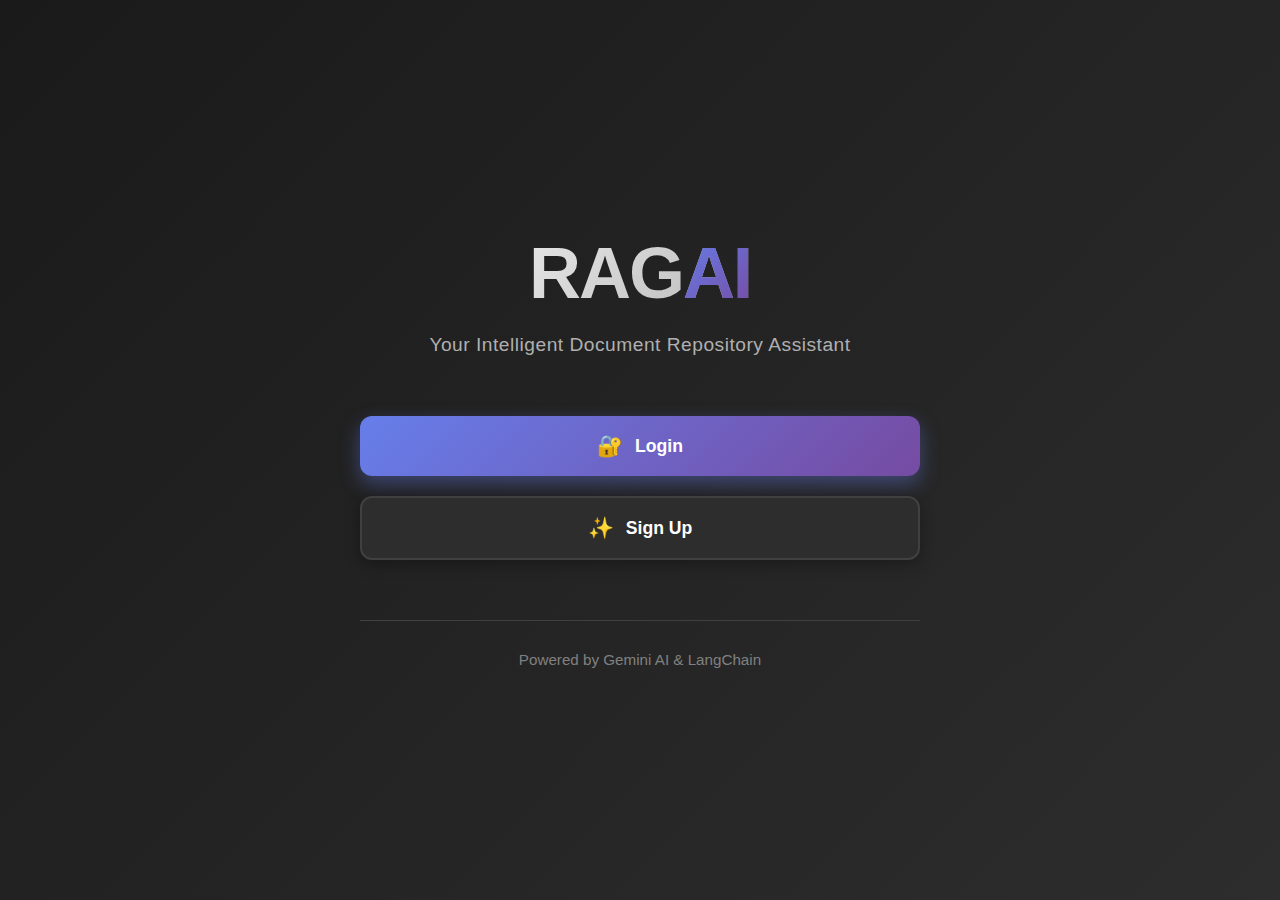
<file: frontend/html/index.html>
<!DOCTYPE html>
<html lang="en">
<head>
    <meta charset="UTF-8">
    <meta name="viewport" content="width=device-width, initial-scale=1.0">
    <title>RAG Application - Welcome</title>
    <!-- Link to external CSS file -->
    <link rel="stylesheet" href="../css/index.css">
</head>
<body>
    <!-- Main container for the landing page -->
    <div class="container">
        <!-- Hero section with branding -->
        <div class="hero-section">
            <h1 class="logo">RAG<span class="highlight">AI</span></h1>
            <p class="tagline">Your Intelligent Document Repository Assistant</p>
        </div>

        <!-- Action buttons section -->
        <div class="action-section">
            <button class="btn btn-primary" id="loginBtn">
                <span class="btn-icon">🔐</span>
                Login
            </button>
            <button class="btn btn-secondary" id="signupBtn">
                <span class="btn-icon">✨</span>
                Sign Up
            </button>
        </div>

        <!-- Footer section -->
        <div class="footer">
            <p>Powered by Gemini AI & LangChain</p>
        </div>
    </div>

    <!-- Link to external JavaScript file -->
    <script src="../js/index.js"></script>
</body>
</html>
</file>
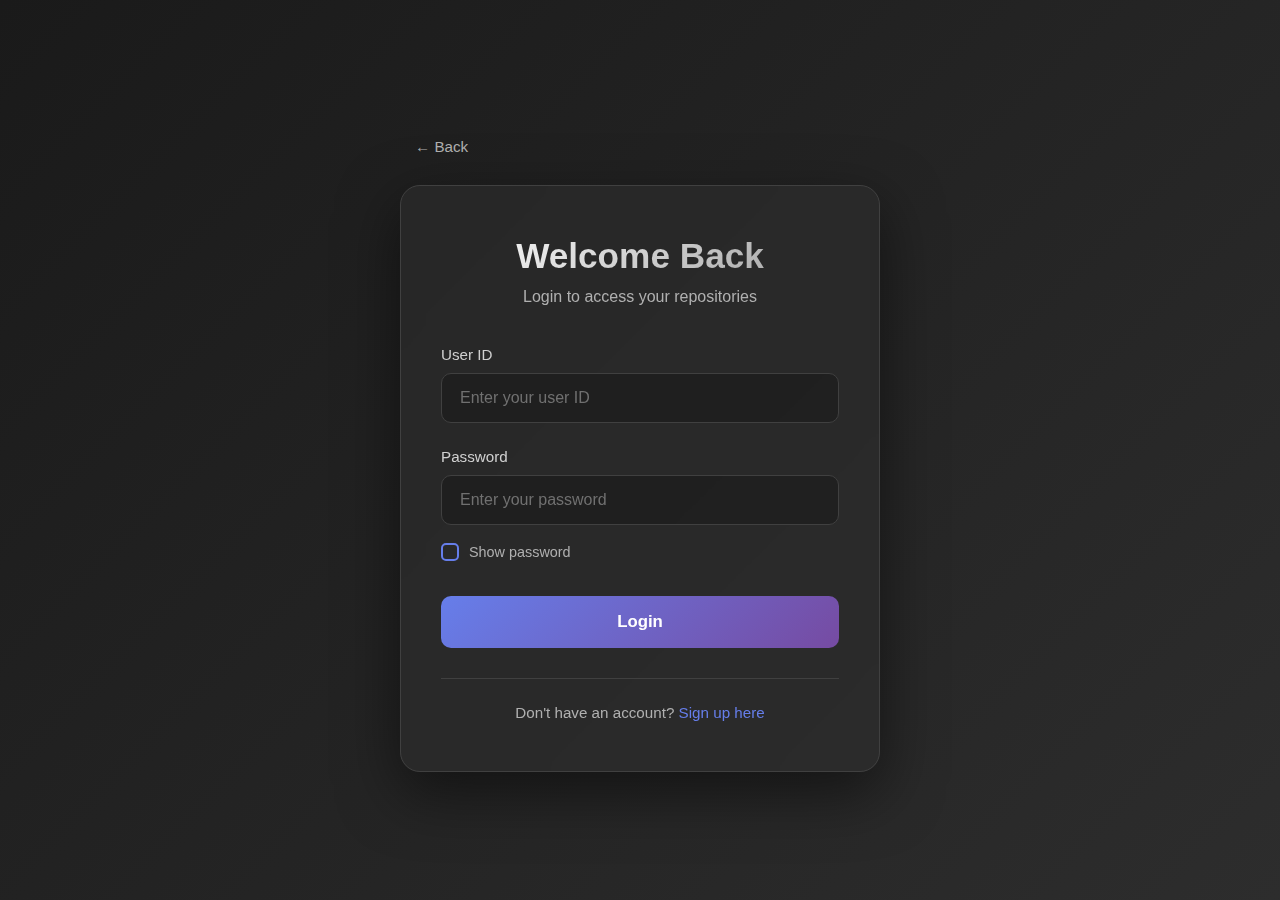
<file: frontend/html/add_docs.html>
<!DOCTYPE html>
<html lang="en">
<head>
    <meta charset="UTF-8">
    <meta name="viewport" content="width=device-width, initial-scale=1.0">
    <title>RAG Application - Add Documents</title>
    <!-- Link to external CSS file -->
    <link rel="stylesheet" href="../css/add_docs.css">
</head>
<body>
    <!-- Main container -->
    <div class="container">
        <!-- Header section -->
        <header class="header">
            <div class="header-content">
                <h1 class="logo">RAG<span class="highlight">AI</span></h1>
                <div class="header-actions">
                    <button class="back-btn" id="backBtn">← Back to Home</button>
                    <button class="logout-btn" id="logoutBtn">Logout</button>
                </div>
            </div>
        </header>

        <!-- Main content area -->
        <main class="main-content">
            <div class="page-header">
                <h2 class="page-title">Document Management</h2>
                <p class="page-subtitle">Upload documents to your repositories</p>
            </div>

            <!-- Loading state -->
            <div id="loadingState" class="loading-state">
                <div class="loading-spinner"></div>
                <p>Loading your repositories...</p>
            </div>

            <!-- Empty state (when no repositories exist) -->
            <div id="emptyState" class="empty-state">
                <div class="empty-icon">📁</div>
                <h3 class="empty-title">No Repositories Found</h3>
                <p class="empty-description">Create a repository first to start uploading documents</p>
                <button class="btn-primary" id="createRepoBtn">Create Repository</button>
            </div>

            <!-- Repositories grid -->
            <div id="repositoriesGrid" class="repositories-grid"></div>
        </main>
    </div>

    <!-- Modal for uploading documents -->
    <div id="uploadModal" class="modal">
        <div class="modal-content">
            <div class="modal-header">
                <h3 class="modal-title" id="modalTitle">Upload Document</h3>
                <button class="modal-close" id="closeModal">&times;</button>
            </div>
            <div class="modal-body">
                <div class="file-upload-area" id="fileUploadArea">
                    <div class="upload-icon">📄</div>
                    <p class="upload-text">Click to select a text file or drag and drop</p>
                    <p class="upload-hint">Supported formats: .txt</p>
                    <input type="file" id="fileInput" accept=".txt,.pdf,.csv" style="display: none;">
                </div>
                <div id="selectedFile" class="selected-file"></div>
                <div id="uploadMessage" class="modal-message"></div>
            </div>
            <div class="modal-footer">
                <button class="btn btn-secondary" id="cancelUploadBtn">Cancel</button>
                <button class="btn btn-primary" id="uploadBtn" disabled>
                    <span class="btn-text">Upload</span>
                    <span class="btn-loader" style="display: none;">⏳</span>
                </button>
            </div>
        </div>
    </div>

    <!-- Link to external JavaScript file -->
    <script src="../js/add_docs.js"></script>
</body>
</html>
</file>
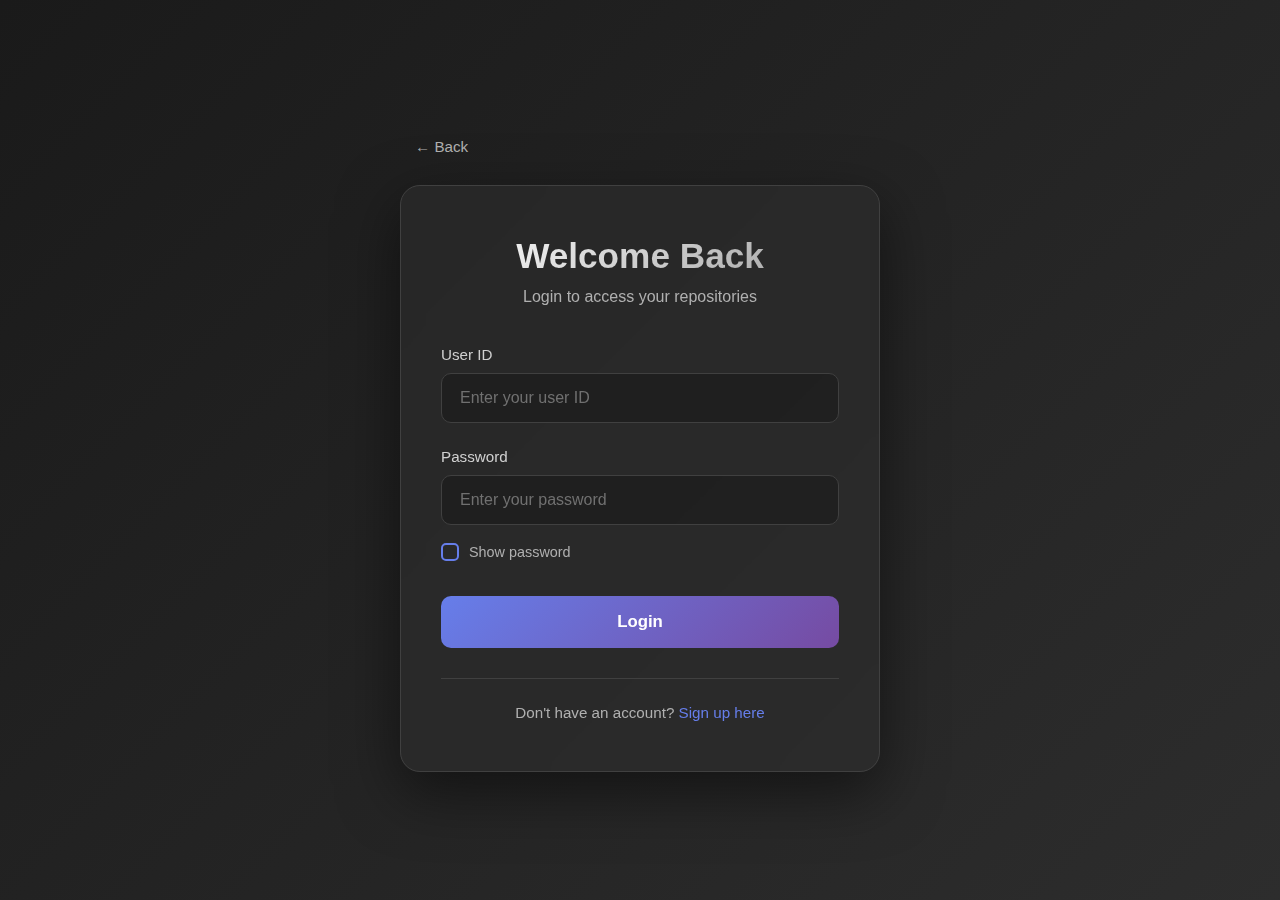
<file: frontend/html/ai_chat.html>
<!DOCTYPE html>
<html lang="en">
<head>
    <meta charset="UTF-8">
    <meta name="viewport" content="width=device-width, initial-scale=1.0">
    <title>RAG Application - AI Chat</title>
    <!-- Link to external CSS file -->
    <link rel="stylesheet" href="../css/ai_chat.css">
</head>
<body>
    <!-- Main container -->
    <div class="container">
        <!-- Header section -->
        <header class="header">
            <div class="header-content">
                <h1 class="logo">RAG<span class="highlight">AI</span></h1>
                <div class="header-actions">
                    <button class="back-btn" id="backBtn">← Back to Home</button>
                    <button class="logout-btn" id="logoutBtn">Logout</button>
                </div>
            </div>
        </header>

        <!-- Main chat layout -->
        <div class="chat-layout">
            <!-- Sidebar for repository selection -->
            <aside class="sidebar">
                <div class="sidebar-header">
                    <h3 class="sidebar-title">Select Repository</h3>
                </div>
                <div class="sidebar-content">
                    <!-- Loading state -->
                    <div id="repoLoading" class="repo-loading">
                        <div class="loading-spinner"></div>
                    </div>
                    
                    <!-- Repository selector -->
                    <div id="repoSelector" class="repo-selector">
                        <select id="repositorySelect" class="repo-select">
                            <option value="">Select a repository</option>
                        </select>
                    </div>

                    <!-- Selected repository info -->
                    <div id="selectedRepoInfo" class="selected-repo-info"></div>
                </div>
            </aside>

            <!-- Main chat area -->
            <main class="chat-main">
                <!-- Repository status banner -->
                <div id="repoStatus" class="repo-status">
                    <span class="status-icon">ℹ️</span>
                    <span class="status-text">No repository selected</span>
                </div>

                <!-- Chat messages container -->
                <div id="chatMessages" class="chat-messages">
                    <!-- Welcome message -->
                    <div class="welcome-message">
                        <div class="welcome-icon">🤖</div>
                        <h3 class="welcome-title">Welcome to RAGAI Chat!</h3>
                        <p class="welcome-description">Select a repository to start chatting with your documents.</p>
                    </div>
                </div>

                <!-- Chat input area -->
                <div class="chat-input-area">
                    <div class="input-container">
                        <textarea 
                            id="messageInput" 
                            class="message-input" 
                            placeholder="Type your question..."
                            rows="1"
                            disabled
                        ></textarea>
                        <button id="sendBtn" class="send-btn" disabled>
                            <span class="send-icon">➤</span>
                        </button>
                    </div>
                </div>
            </main>
        </div>
    </div>

    <!-- Link to external JavaScript file -->
    <script src="../js/ai_chat.js"></script>
</body>
</html>
</file>
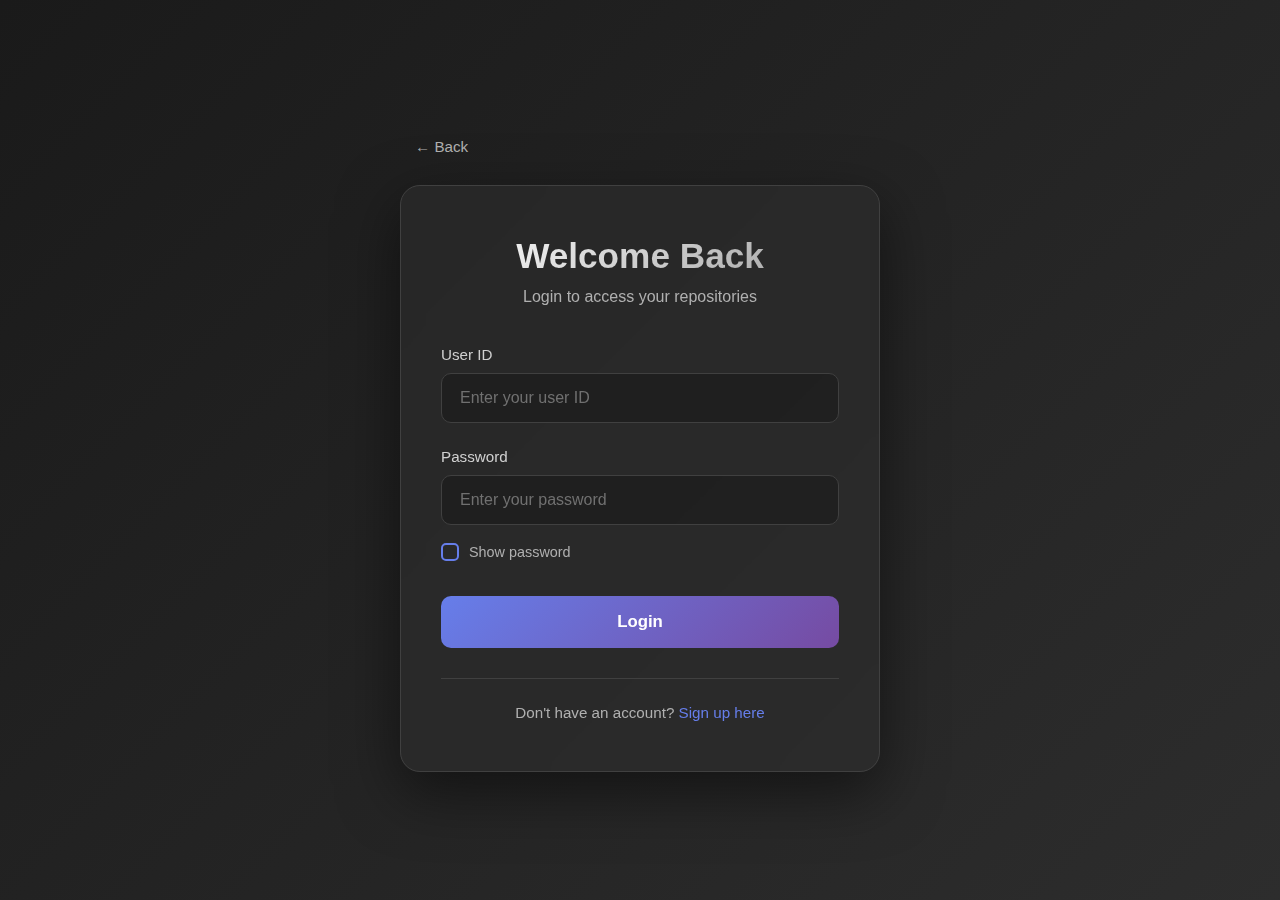
<file: frontend/html/home.html>
<!DOCTYPE html>
<html lang="en">
<head>
    <meta charset="UTF-8">
    <meta name="viewport" content="width=device-width, initial-scale=1.0">
    <title>RAG Application - Home</title>
    <!-- Link to external CSS file -->
    <link rel="stylesheet" href="../css/home.css">
</head>
<body>
    <!-- Main container -->
    <div class="container">
        <!-- Header section -->
        <header class="header">
            <div class="header-content">
                <h1 class="logo">RAG<span class="highlight">AI</span></h1>
                <div class="user-info">
                    <span class="user-name" id="userName">User</span>
                    <button class="logout-btn" id="logoutBtn">Logout</button>
                </div>
            </div>
        </header>

        <!-- Main content area -->
        <main class="main-content">
            <div class="welcome-section">
                <h2 class="welcome-title">Welcome Back!</h2>
                <p class="welcome-subtitle">What would you like to do today?</p>
            </div>

            <!-- Action cards grid -->
            <div class="action-grid">
                <!-- Create repository card -->
                <div class="action-card" id="createRepoCard">
                    <div class="card-icon">📁</div>
                    <h3 class="card-title">Create Repository</h3>
                    <p class="card-description">Set up a new document repository</p>
                </div>

                <!-- Add documents card -->
                <div class="action-card" id="addDocsCard">
                    <div class="card-icon">📄</div>
                    <h3 class="card-title">Add Documents</h3>
                    <p class="card-description">Upload documents to your repositories</p>
                </div>

                <!-- Start chat card -->
                <div class="action-card" id="startChatCard">
                    <div class="card-icon">💬</div>
                    <h3 class="card-title">Start Chat</h3>
                    <p class="card-description">Interact with your document AI assistant</p>
                </div>
            </div>
        </main>
    </div>

    <!-- Modal for creating repository -->
    <div id="createRepoModal" class="modal">
        <div class="modal-content">
            <div class="modal-header">
                <h3 class="modal-title">Create New Repository</h3>
                <button class="modal-close" id="closeModal">&times;</button>
            </div>
            <div class="modal-body">
                <label for="repoName" class="input-label">Repository Name</label>
                <input 
                    type="text" 
                    id="repoName" 
                    class="input-field" 
                    placeholder="Enter repository name"
                    required
                >
                <div id="repoMessage" class="modal-message"></div>
            </div>
            <div class="modal-footer">
                <button class="btn btn-secondary" id="cancelBtn">Cancel</button>
                <button class="btn btn-primary" id="createBtn">
                    <span class="btn-text">Create</span>
                    <span class="btn-loader" style="display: none;">⏳</span>
                </button>
            </div>
        </div>
    </div>

    <!-- Link to external JavaScript file -->
    <script src="../js/home.js"></script>
</body>
</html>
</file>
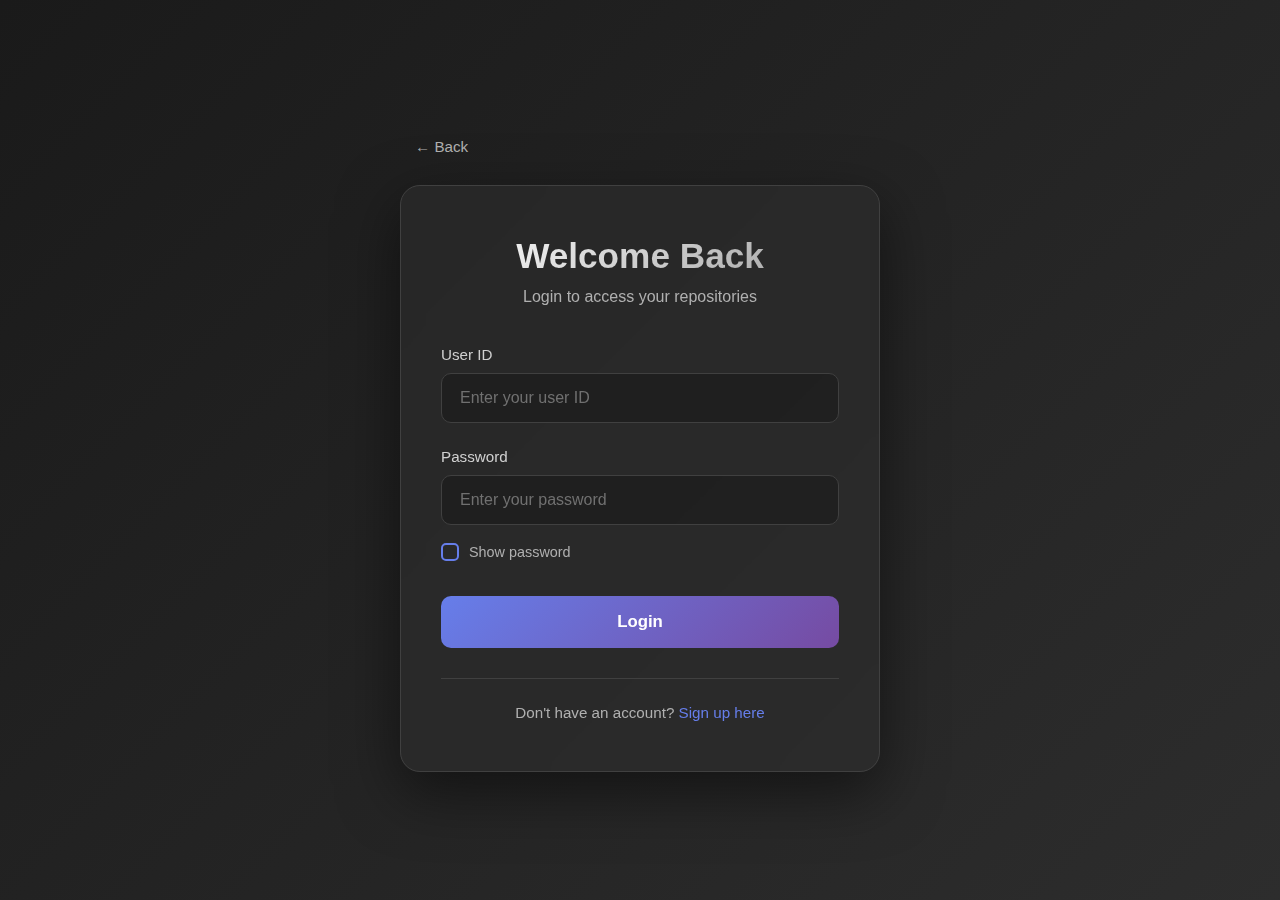
<file: frontend/html/login.html>
<!DOCTYPE html>
<html lang="en">
<head>
    <meta charset="UTF-8">
    <meta name="viewport" content="width=device-width, initial-scale=1.0">
    <title>RAG Application - Login</title>
    <!-- Link to external CSS file -->
    <link rel="stylesheet" href="../css/login.css">
</head>
<body>
    <!-- Main container -->
    <div class="container">
        <!-- Back button to return to index -->
        <button class="back-btn" id="backBtn">← Back</button>

        <!-- Login card -->
        <div class="login-card">
            <!-- Header section -->
            <div class="card-header">
                <h1 class="title">Welcome Back</h1>
                <p class="subtitle">Login to access your repositories</p>
            </div>

            <!-- Login form -->
            <form id="loginForm" class="login-form">
                <!-- User ID input group -->
                <div class="input-group">
                    <label for="userId" class="input-label">User ID</label>
                    <input 
                        type="text" 
                        id="userId" 
                        name="userId" 
                        class="input-field" 
                        placeholder="Enter your user ID"
                        required
                    >
                </div>

                <!-- Password input group -->
                <div class="input-group">
                    <label for="password" class="input-label">Password</label>
                    <input 
                        type="password" 
                        id="password" 
                        name="password" 
                        class="input-field" 
                        placeholder="Enter your password"
                        required
                    >
        
                    <div class="show-password">
                        <input 
                            type="checkbox" 
                            id="showPassword" 
                            onclick="togglePassword()"
                        >
                        <label for="showPassword">Show password</label>
                    </div>


                </div>

                <!-- Error message container (hidden by default) -->
                <div id="errorMessage" class="error-message"></div>

                <!-- Submit button -->
                <button type="submit" class="submit-btn">
                    <span class="btn-text">Login</span>
                    <span class="btn-loader" style="display: none;">⏳</span>
                </button>
            </form>

            <!-- Footer link to signup -->
            <div class="card-footer">
                <p>Don't have an account? <a href="sign_up.html" class="link">Sign up here</a></p>
            </div>
        </div>
    </div>

    <!-- Link to external JavaScript file -->
    <script src="../js/login.js"></script>
</body>
</html>
</file>
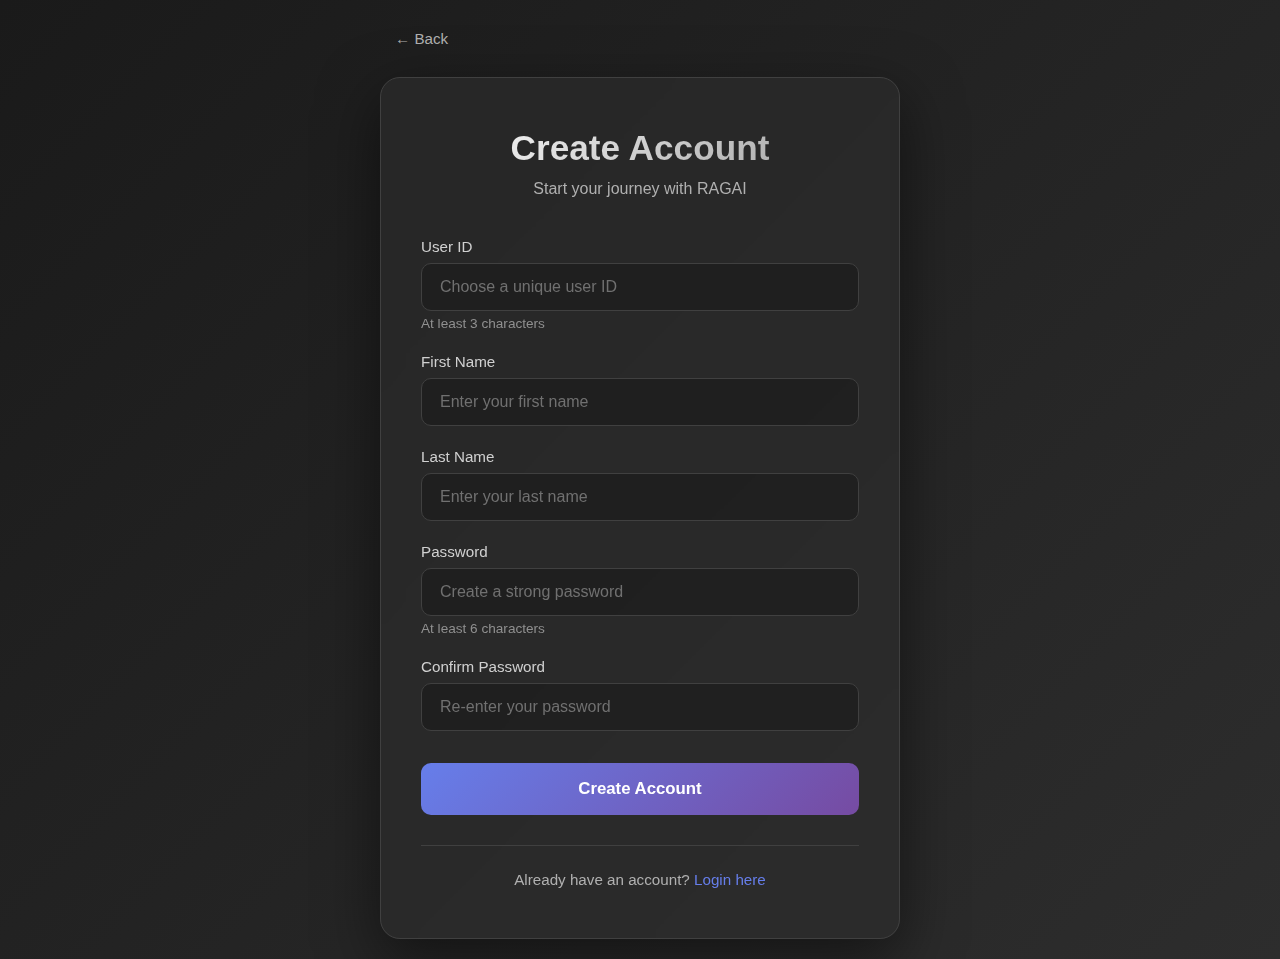
<file: frontend/html/sign_up.html>
<!DOCTYPE html>
<html lang="en">
<head>
    <meta charset="UTF-8">
    <meta name="viewport" content="width=device-width, initial-scale=1.0">
    <title>RAG Application - Sign Up</title>
    <!-- Link to external CSS file -->
    <link rel="stylesheet" href="../css/sign_up.css">
</head>
<body>
    <!-- Main container -->
    <div class="container">
        <!-- Back button to return to index -->
        <button class="back-btn" id="backBtn">← Back</button>

        <!-- Sign up card -->
        <div class="signup-card">
            <!-- Header section -->
            <div class="card-header">
                <h1 class="title">Create Account</h1>
                <p class="subtitle">Start your journey with RAGAI</p>
            </div>

            <!-- Sign up form -->
            <form id="signupForm" class="signup-form">
                <!-- User ID input group -->
                <div class="input-group">
                    <label for="userId" class="input-label">User ID</label>
                    <input 
                        type="text" 
                        id="userId" 
                        name="userId" 
                        class="input-field" 
                        placeholder="Choose a unique user ID"
                        required
                        minlength="3"
                    >
                    <span class="input-hint">At least 3 characters</span>
                </div>

                <!-- Name input group -->
                <div class="input-group">
                    <label for="name" class="input-label">First Name</label>
                    <input 
                        type="text" 
                        id="name" 
                        name="name" 
                        class="input-field" 
                        placeholder="Enter your first name"
                        required
                    >
                </div>

                <!-- Surname input group -->
                <div class="input-group">
                    <label for="surname" class="input-label">Last Name</label>
                    <input 
                        type="text" 
                        id="surname" 
                        name="surname" 
                        class="input-field" 
                        placeholder="Enter your last name"
                        required
                    >
                </div>

                <!-- Password input group -->
                <div class="input-group">
                    <label for="password" class="input-label">Password</label>
                    <input 
                        type="password" 
                        id="password" 
                        name="password" 
                        class="input-field" 
                        placeholder="Create a strong password"
                        required
                        minlength="6"
                    >
                    <span class="input-hint">At least 6 characters</span>
                </div>

                <!-- Confirm Password input group -->
                <div class="input-group">
                    <label for="confirmPassword" class="input-label">Confirm Password</label>
                    <input 
                        type="password" 
                        id="confirmPassword" 
                        name="confirmPassword" 
                        class="input-field" 
                        placeholder="Re-enter your password"
                        required
                    >
                </div>

                <!-- Message container (for errors/success) -->
                <div id="message" class="message"></div>

                <!-- Submit button -->
                <button type="submit" class="submit-btn">
                    <span class="btn-text">Create Account</span>
                    <span class="btn-loader" style="display: none;">⏳</span>
                </button>
            </form>

            <!-- Footer link to login -->
            <div class="card-footer">
                <p>Already have an account? <a href="login.html" class="link">Login here</a></p>
            </div>
        </div>
    </div>

    <!-- Link to external JavaScript file -->
    <script src="../js/sign_up.js"></script>
</body>
</html>
</file>
<file: frontend/css/index.css>
/* Reset and base styles */
* {
    margin: 0;
    padding: 0;
    box-sizing: border-box;
}

body {
    font-family: 'Segoe UI', Tahoma, Geneva, Verdana, sans-serif;
    background: linear-gradient(135deg, #1a1a1a 0%, #2d2d2d 100%);
    min-height: 100vh;
    display: flex;
    align-items: center;
    justify-content: center;
    color: #ffffff;
    overflow: hidden;
}

/* Main container */
.container {
    width: 100%;
    max-width: 600px;
    padding: 40px 20px;
    text-align: center;
    animation: fadeIn 0.8s ease-in;
}

@keyframes fadeIn {
    from {
        opacity: 0;
        transform: translateY(20px);
    }
    to {
        opacity: 1;
        transform: translateY(0);
    }
}

/* Hero section */
.hero-section {
    margin-bottom: 60px;
}

.logo {
    font-size: 4.5rem;
    font-weight: 700;
    letter-spacing: -2px;
    margin-bottom: 20px;
    background: linear-gradient(135deg, #ffffff 0%, #a0a0a0 100%);
    -webkit-background-clip: text;
    -webkit-text-fill-color: transparent;
    background-clip: text;
    animation: glow 2s ease-in-out infinite alternate;
}

@keyframes glow {
    from {
        filter: drop-shadow(0 0 10px rgba(255, 255, 255, 0.3));
    }
    to {
        filter: drop-shadow(0 0 20px rgba(255, 255, 255, 0.5));
    }
}

.highlight {
    background: linear-gradient(135deg, #667eea 0%, #764ba2 100%);
    -webkit-background-clip: text;
    -webkit-text-fill-color: transparent;
    background-clip: text;
}

.tagline {
    font-size: 1.2rem;
    color: #b0b0b0;
    font-weight: 300;
    letter-spacing: 0.5px;
}

/* Action section */
.action-section {
    display: flex;
    flex-direction: column;
    gap: 20px;
    margin-bottom: 60px;
}

.btn {
    padding: 18px 40px;
    font-size: 1.1rem;
    font-weight: 600;
    border: none;
    border-radius: 12px;
    cursor: pointer;
    transition: all 0.3s ease;
    display: flex;
    align-items: center;
    justify-content: center;
    gap: 12px;
    position: relative;
    overflow: hidden;
}

.btn::before {
    content: '';
    position: absolute;
    top: 50%;
    left: 50%;
    width: 0;
    height: 0;
    border-radius: 50%;
    background: rgba(255, 255, 255, 0.1);
    transform: translate(-50%, -50%);
    transition: width 0.6s, height 0.6s;
}

.btn:hover::before {
    width: 300px;
    height: 300px;
}

.btn-primary {
    background: linear-gradient(135deg, #667eea 0%, #764ba2 100%);
    color: #ffffff;
    box-shadow: 0 8px 20px rgba(102, 126, 234, 0.4);
}

.btn-primary:hover {
    transform: translateY(-2px);
    box-shadow: 0 12px 28px rgba(102, 126, 234, 0.5);
}

.btn-secondary {
    background: #2d2d2d;
    color: #ffffff;
    border: 2px solid #404040;
    box-shadow: 0 4px 15px rgba(0, 0, 0, 0.3);
}

.btn-secondary:hover {
    transform: translateY(-2px);
    background: #353535;
    border-color: #505050;
    box-shadow: 0 8px 20px rgba(0, 0, 0, 0.4);
}

.btn-icon {
    font-size: 1.3rem;
    position: relative;
    z-index: 1;
}

.btn span {
    position: relative;
    z-index: 1;
}

/* Footer */
.footer {
    margin-top: 40px;
    padding-top: 30px;
    border-top: 1px solid #404040;
}

.footer p {
    font-size: 0.95rem;
    color: #808080;
    font-weight: 300;
}

/* Responsive design */
@media (max-width: 768px) {
    .logo {
        font-size: 3.5rem;
    }
    
    .tagline {
        font-size: 1rem;
    }
    
    .btn {
        padding: 16px 32px;
        font-size: 1rem;
    }
}

@media (max-width: 480px) {
    .container {
        padding: 30px 15px;
    }
    
    .logo {
        font-size: 2.8rem;
    }
    
    .tagline {
        font-size: 0.9rem;
    }
}
</file>
<file: frontend/css/add_docs.css>
/* Reset and base styles */
* {
    margin: 0;
    padding: 0;
    box-sizing: border-box;
}

body {
    font-family: 'Segoe UI', Tahoma, Geneva, Verdana, sans-serif;
    background: #1a1a1a;
    min-height: 100vh;
    color: #ffffff;
}

/* Main container */
.container {
    min-height: 100vh;
    display: flex;
    flex-direction: column;
}

/* Header */
.header {
    background: rgba(30, 30, 30, 0.95);
    backdrop-filter: blur(10px);
    border-bottom: 1px solid #303030;
    padding: 20px 0;
    position: sticky;
    top: 0;
    z-index: 100;
    box-shadow: 0 4px 15px rgba(0, 0, 0, 0.3);
}

.header-content {
    max-width: 1400px;
    margin: 0 auto;
    padding: 0 40px;
    display: flex;
    justify-content: space-between;
    align-items: center;
}

.logo {
    font-size: 2rem;
    font-weight: 700;
    letter-spacing: -1px;
    background: linear-gradient(135deg, #ffffff 0%, #a0a0a0 100%);
    -webkit-background-clip: text;
    -webkit-text-fill-color: transparent;
    background-clip: text;
}

.highlight {
    background: linear-gradient(135deg, #667eea 0%, #764ba2 100%);
    -webkit-background-clip: text;
    -webkit-text-fill-color: transparent;
    background-clip: text;
}

.header-actions {
    display: flex;
    align-items: center;
    gap: 15px;
}

.back-btn,
.logout-btn {
    padding: 10px 24px;
    font-size: 0.95rem;
    font-weight: 600;
    border-radius: 8px;
    cursor: pointer;
    transition: all 0.3s ease;
    border: 1.5px solid #404040;
}

.back-btn {
    background: transparent;
    color: #b0b0b0;
}

.back-btn:hover {
    background: rgba(102, 126, 234, 0.1);
    border-color: #667eea;
    color: #667eea;
}

.logout-btn {
    background: transparent;
    color: #b0b0b0;
}

.logout-btn:hover {
    background: rgba(220, 53, 69, 0.1);
    border-color: #dc3545;
    color: #ff6b6b;
}

/* Main content */
.main-content {
    flex: 1;
    max-width: 1400px;
    width: 100%;
    margin: 0 auto;
    padding: 60px 40px;
}

.page-header {
    text-align: center;
    margin-bottom: 50px;
    animation: fadeIn 0.6s ease;
}

@keyframes fadeIn {
    from {
        opacity: 0;
        transform: translateY(20px);
    }
    to {
        opacity: 1;
        transform: translateY(0);
    }
}

.page-title {
    font-size: 2.5rem;
    font-weight: 700;
    margin-bottom: 12px;
    background: linear-gradient(135deg, #ffffff 0%, #b0b0b0 100%);
    -webkit-background-clip: text;
    -webkit-text-fill-color: transparent;
    background-clip: text;
}

.page-subtitle {
    font-size: 1.1rem;
    color: #b0b0b0;
    font-weight: 300;
}

/* Loading state */
.loading-state {
    text-align: center;
    padding: 80px 20px;
    animation: fadeIn 0.4s ease;
}

.loading-spinner {
    width: 50px;
    height: 50px;
    margin: 0 auto 20px;
    border: 4px solid #404040;
    border-top-color: #667eea;
    border-radius: 50%;
    animation: spin 1s linear infinite;
}

@keyframes spin {
    to { transform: rotate(360deg); }
}

.loading-state p {
    color: #b0b0b0;
    font-size: 1rem;
}

/* Empty state */
.empty-state {
    text-align: center;
    padding: 80px 20px;
    max-width: 500px;
    margin: 0 auto;
    animation: fadeIn 0.6s ease;
}

.empty-icon {
    font-size: 5rem;
    margin-bottom: 25px;
    opacity: 0.5;
}

.empty-title {
    font-size: 1.8rem;
    font-weight: 600;
    margin-bottom: 15px;
    color: #ffffff;
}

.empty-description {
    font-size: 1rem;
    color: #b0b0b0;
    margin-bottom: 30px;
    line-height: 1.6;
}

.btn-primary {
    padding: 14px 32px;
    font-size: 1rem;
    font-weight: 600;
    background: linear-gradient(135deg, #667eea 0%, #764ba2 100%);
    color: #ffffff;
    border: none;
    border-radius: 10px;
    cursor: pointer;
    transition: all 0.3s ease;
}

.btn-primary:hover {
    transform: translateY(-2px);
    box-shadow: 0 10px 25px rgba(102, 126, 234, 0.4);
}

/* Repositories grid */
.repositories-grid {
    display: grid;
    grid-template-columns: repeat(auto-fill, minmax(320px, 1fr));
    gap: 25px;
    animation: fadeIn 0.6s ease;
}

.repo-card {
    background: rgba(45, 45, 45, 0.6);
    backdrop-filter: blur(10px);
    border: 1px solid #404040;
    border-radius: 14px;
    padding: 30px;
    cursor: pointer;
    transition: all 0.4s cubic-bezier(0.175, 0.885, 0.32, 1.275);
    position: relative;
    overflow: hidden;
}

.repo-card::before {
    content: '';
    position: absolute;
    top: 0;
    left: 0;
    right: 0;
    height: 3px;
    background: linear-gradient(90deg, #667eea 0%, #764ba2 100%);
    transform: scaleX(0);
    transition: transform 0.4s ease;
}

.repo-card:hover::before {
    transform: scaleX(1);
}

.repo-card:hover {
    transform: translateY(-5px);
    border-color: #667eea;
    box-shadow: 0 12px 35px rgba(102, 126, 234, 0.3);
}

.repo-icon {
    font-size: 2.5rem;
    margin-bottom: 15px;
}

.repo-name {
    font-size: 1.3rem;
    font-weight: 600;
    color: #ffffff;
    margin-bottom: 10px;
}

.repo-info {
    font-size: 0.9rem;
    color: #b0b0b0;
}

/* Modal styles */
.modal {
    display: none;
    position: fixed;
    top: 0;
    left: 0;
    width: 100%;
    height: 100%;
    background: rgba(0, 0, 0, 0.75);
    backdrop-filter: blur(5px);
    z-index: 1000;
    align-items: center;
    justify-content: center;
    animation: fadeIn 0.3s ease;
}

.modal.active {
    display: flex;
}

.modal-content {
    background: rgba(35, 35, 35, 0.95);
    border: 1px solid #404040;
    border-radius: 16px;
    width: 90%;
    max-width: 550px;
    box-shadow: 0 25px 70px rgba(0, 0, 0, 0.6);
    animation: slideUp 0.4s cubic-bezier(0.175, 0.885, 0.32, 1.275);
}

@keyframes slideUp {
    from {
        opacity: 0;
        transform: translateY(50px);
    }
    to {
        opacity: 1;
        transform: translateY(0);
    }
}

.modal-header {
    padding: 30px 35px 20px;
    border-bottom: 1px solid #404040;
    display: flex;
    justify-content: space-between;
    align-items: center;
}

.modal-title {
    font-size: 1.5rem;
    font-weight: 600;
    color: #ffffff;
}

.modal-close {
    background: transparent;
    border: none;
    font-size: 2rem;
    color: #b0b0b0;
    cursor: pointer;
    width: 36px;
    height: 36px;
    display: flex;
    align-items: center;
    justify-content: center;
    border-radius: 8px;
    transition: all 0.3s ease;
}

.modal-close:hover {
    background: rgba(220, 53, 69, 0.1);
    color: #ff6b6b;
}

.modal-body {
    padding: 35px;
}

/* File upload area */
.file-upload-area {
    border: 2px dashed #505050;
    border-radius: 12px;
    padding: 50px 30px;
    text-align: center;
    cursor: pointer;
    transition: all 0.3s ease;
    background: rgba(25, 25, 25, 0.5);
}

.file-upload-area:hover {
    border-color: #667eea;
    background: rgba(102, 126, 234, 0.05);
}

.file-upload-area.dragover {
    border-color: #667eea;
    background: rgba(102, 126, 234, 0.1);
    transform: scale(1.02);
}

.upload-icon {
    font-size: 3rem;
    margin-bottom: 15px;
    opacity: 0.6;
}

.upload-text {
    font-size: 1rem;
    color: #d0d0d0;
    margin-bottom: 8px;
}

.upload-hint {
    font-size: 0.9rem;
    color: #909090;
}

.selected-file {
    margin-top: 20px;
    padding: 15px;
    background: rgba(102, 126, 234, 0.1);
    border: 1px solid #667eea;
    border-radius: 8px;
    color: #667eea;
    font-size: 0.95rem;
    display: none;
}

.selected-file.show {
    display: block;
}

.modal-message {
    margin-top: 15px;
    padding: 12px 16px;
    border-radius: 8px;
    font-size: 0.9rem;
    display: none;
}

.modal-message.error {
    background: rgba(220, 53, 69, 0.15);
    border: 1px solid rgba(220, 53, 69, 0.4);
    color: #ff6b6b;
    display: block;
}

.modal-message.success {
    background: rgba(40, 167, 69, 0.15);
    border: 1px solid rgba(40, 167, 69, 0.4);
    color: #51cf66;
    display: block;
}

.modal-footer {
    padding: 20px 35px 30px;
    display: flex;
    gap: 15px;
    justify-content: flex-end;
}

.btn {
    padding: 12px 28px;
    font-size: 1rem;
    font-weight: 600;
    border: none;
    border-radius: 10px;
    cursor: pointer;
    transition: all 0.3s ease;
    display: flex;
    align-items: center;
    gap: 8px;
}

.btn-secondary {
    background: transparent;
    color: #b0b0b0;
    border: 1.5px solid #404040;
}

.btn-secondary:hover {
    background: rgba(64, 64, 64, 0.3);
    color: #ffffff;
}

.btn-primary {
    background: linear-gradient(135deg, #667eea 0%, #764ba2 100%);
    color: #ffffff;
    position: relative;
    overflow: hidden;
}

.btn-primary::before {
    content: '';
    position: absolute;
    top: 0;
    left: -100%;
    width: 100%;
    height: 100%;
    background: linear-gradient(90deg, transparent, rgba(255, 255, 255, 0.2), transparent);
    transition: left 0.5s;
}

.btn-primary:hover::before {
    left: 100%;
}

.btn-primary:hover {
    transform: translateY(-2px);
    box-shadow: 0 8px 20px rgba(102, 126, 234, 0.4);
}

.btn-primary:disabled {
    background: #404040;
    cursor: not-allowed;
    opacity: 0.6;
}

.btn-loader {
    animation: spin 1s linear infinite;
}

/* Responsive design */
@media (max-width: 768px) {
    .header-content {
        padding: 0 20px;
    }
    
    .main-content {
        padding: 40px 20px;
    }
    
    .page-title {
        font-size: 2rem;
    }
    
    .repositories-grid {
        grid-template-columns: 1fr;
    }
    
    .modal-content {
        width: 95%;
    }
}

@media (max-width: 480px) {
    .logo {
        font-size: 1.5rem;
    }
    
    .header-actions {
        gap: 10px;
    }
    
    .back-btn,
    .logout-btn {
        padding: 8px 16px;
        font-size: 0.85rem;
    }
    
    .page-title {
        font-size: 1.7rem;
    }
    
    .file-upload-area {
        padding: 40px 20px;
    }
}
</file>
<file: frontend/css/ai_chat.css>
/* Reset and base styles */
* {
    margin: 0;
    padding: 0;
    box-sizing: border-box;
}

body {
    font-family: 'Segoe UI', Tahoma, Geneva, Verdana, sans-serif;
    background: #1a1a1a;
    min-height: 100vh;
    color: #ffffff;
    overflow: hidden;
}

/* Main container */
.container {
    height: 100vh;
    display: flex;
    flex-direction: column;
}

/* Header */
.header {
    background: rgba(30, 30, 30, 0.95);
    backdrop-filter: blur(10px);
    border-bottom: 1px solid #303030;
    padding: 20px 0;
    z-index: 100;
    box-shadow: 0 4px 15px rgba(0, 0, 0, 0.3);
}

.header-content {
    max-width: 1600px;
    margin: 0 auto;
    padding: 0 40px;
    display: flex;
    justify-content: space-between;
    align-items: center;
}

.logo {
    font-size: 2rem;
    font-weight: 700;
    letter-spacing: -1px;
    background: linear-gradient(135deg, #ffffff 0%, #a0a0a0 100%);
    -webkit-background-clip: text;
    -webkit-text-fill-color: transparent;
    background-clip: text;
}

.highlight {
    background: linear-gradient(135deg, #667eea 0%, #764ba2 100%);
    -webkit-background-clip: text;
    -webkit-text-fill-color: transparent;
    background-clip: text;
}

.header-actions {
    display: flex;
    align-items: center;
    gap: 15px;
}

.back-btn,
.logout-btn {
    padding: 10px 24px;
    font-size: 0.95rem;
    font-weight: 600;
    border-radius: 8px;
    cursor: pointer;
    transition: all 0.3s ease;
    border: 1.5px solid #404040;
}

.back-btn {
    background: transparent;
    color: #b0b0b0;
}

.back-btn:hover {
    background: rgba(102, 126, 234, 0.1);
    border-color: #667eea;
    color: #667eea;
}

.logout-btn {
    background: transparent;
    color: #b0b0b0;
}

.logout-btn:hover {
    background: rgba(220, 53, 69, 0.1);
    border-color: #dc3545;
    color: #ff6b6b;
}

/* Chat layout */
.chat-layout {
    flex: 1;
    display: flex;
    overflow: hidden;
    max-width: 1600px;
    width: 100%;
    margin: 0 auto;
}

/* Sidebar */
.sidebar {
    width: 360px;
    background: rgba(25, 25, 25, 0.8);
    border-right: 1px solid #303030;
    display: flex;
    flex-direction: column;
    overflow: hidden;
}

.sidebar-header {
    padding: 25px 25px 20px;
    border-bottom: 1px solid #303030;
}

.sidebar-title {
    font-size: 1.2rem;
    font-weight: 600;
    color: #ffffff;
    margin-bottom: 5px;
}

.sidebar-subtitle {
    font-size: 0.85rem;
    color: #909090;
    font-weight: 400;
}

.sidebar-content {
    flex: 1;
    padding: 20px;
    overflow-y: auto;
}

.sidebar-content::-webkit-scrollbar {
    width: 6px;
}

.sidebar-content::-webkit-scrollbar-track {
    background: rgba(0, 0, 0, 0.2);
}

.sidebar-content::-webkit-scrollbar-thumb {
    background: #404040;
    border-radius: 3px;
}

.sidebar-content::-webkit-scrollbar-thumb:hover {
    background: #505050;
}

/* Repository loading */
.repo-loading {
    display: none;
    flex-direction: column;
    align-items: center;
    justify-content: center;
    padding: 40px 0;
}

.repo-loading.show {
    display: flex;
}

.loading-spinner {
    width: 40px;
    height: 40px;
    border: 3px solid #404040;
    border-top-color: #667eea;
    border-radius: 50%;
    animation: spin 1s linear infinite;
    margin-bottom: 15px;
}

@keyframes spin {
    to { transform: rotate(360deg); }
}

.loading-text {
    font-size: 0.9rem;
    color: #909090;
}

/* Repository list */
.repo-list {
    display: none;
    flex-direction: column;
    gap: 12px;
}

.repo-list.show {
    display: flex;
}

.repo-item {
    background: rgba(35, 35, 35, 0.6);
    border: 1.5px solid #404040;
    border-radius: 10px;
    padding: 0;
    cursor: pointer;
    transition: all 0.3s ease;
    display: flex;
    flex-direction: column;
    overflow: hidden;
}

.repo-item:hover {
    background: rgba(45, 45, 45, 0.8);
    border-color: #505050;
}

.repo-item.selected {
    background: rgba(102, 126, 234, 0.15);
    border-color: #667eea;
}

/* Repository item header */
.repo-item-header {
    display: flex;
    align-items: flex-start;
    gap: 12px;
    padding: 15px;
    border-bottom: 1px solid #404040;
}

.repo-checkbox {
    width: 20px;
    height: 20px;
    min-width: 20px;
    border: 2px solid #505050;
    border-radius: 5px;
    background: transparent;
    cursor: pointer;
    transition: all 0.3s ease;
    position: relative;
    margin-top: 2px;
}

.repo-item.selected .repo-checkbox {
    background: linear-gradient(135deg, #667eea 0%, #764ba2 100%);
    border-color: #667eea;
}

.repo-checkbox::after {
    content: '✓';
    position: absolute;
    top: 50%;
    left: 50%;
    transform: translate(-50%, -50%) scale(0);
    color: #ffffff;
    font-size: 14px;
    font-weight: bold;
    transition: transform 0.2s ease;
}

.repo-item.selected .repo-checkbox::after {
    transform: translate(-50%, -50%) scale(1);
}

.repo-item-info {
    flex: 1;
}

.repo-name {
    font-size: 1rem;
    font-weight: 600;
    color: #ffffff;
    margin-bottom: 6px;
}

.repo-meta {
    font-size: 0.85rem;
    color: #909090;
    display: flex;
    align-items: center;
    gap: 5px;
}

/* Repository files section */
.repo-files-section {
    padding: 0 15px;
    background: rgba(25, 25, 25, 0.5);
    max-height: 0;
    overflow: hidden;
    transition: max-height 0.3s ease, padding 0.3s ease;
}

.repo-item.selected .repo-files-section {
    max-height: 300px;
    padding: 12px 15px;
}

.repo-files-header {
    display: flex;
    align-items: center;
    justify-content: space-between;
    margin-bottom: 10px;
}

.repo-files-title {
    font-size: 0.85rem;
    font-weight: 600;
    color: #909090;
}

.view-all-files-btn {
    padding: 4px 10px;
    font-size: 0.75rem;
    font-weight: 600;
    background: rgba(102, 126, 234, 0.1);
    border: 1px solid rgba(102, 126, 234, 0.3);
    border-radius: 5px;
    color: #667eea;
    cursor: pointer;
    transition: all 0.3s ease;
}

.view-all-files-btn:hover {
    background: rgba(102, 126, 234, 0.2);
}

.repo-files-list {
    display: flex;
    flex-direction: column;
    gap: 6px;
    max-height: 200px;
    overflow-y: auto;
}

.repo-files-list::-webkit-scrollbar {
    width: 4px;
}

.repo-files-list::-webkit-scrollbar-track {
    background: rgba(0, 0, 0, 0.2);
}

.repo-files-list::-webkit-scrollbar-thumb {
    background: #404040;
    border-radius: 2px;
}

.file-preview-item {
    display: flex;
    align-items: center;
    gap: 8px;
    padding: 8px 10px;
    background: rgba(45, 45, 45, 0.6);
    border: 1px solid #404040;
    border-radius: 6px;
    font-size: 0.85rem;
    transition: all 0.3s ease;
}

.file-preview-item:hover {
    background: rgba(55, 55, 65, 0.8);
    border-color: #505050;
}

.file-preview-icon {
    font-size: 1rem;
}

.file-preview-name {
    flex: 1;
    color: #d0d0d0;
    white-space: nowrap;
    overflow: hidden;
    text-overflow: ellipsis;
}

.no-files-text {
    text-align: center;
    padding: 15px 10px;
    font-size: 0.85rem;
    color: #707070;
}

/* Empty repository state */
.empty-repo-state {
    display: none;
    flex-direction: column;
    align-items: center;
    justify-content: center;
    padding: 40px 20px;
    text-align: center;
}

.empty-repo-state.show {
    display: flex;
}

.empty-text {
    font-size: 0.95rem;
    color: #909090;
    margin-bottom: 15px;
}

.create-repo-link {
    padding: 10px 20px;
    font-size: 0.9rem;
    font-weight: 600;
    background: linear-gradient(135deg, #667eea 0%, #764ba2 100%);
    color: #ffffff;
    border: none;
    border-radius: 8px;
    cursor: pointer;
    transition: all 0.3s ease;
}

.create-repo-link:hover {
    transform: translateY(-2px);
    box-shadow: 0 6px 15px rgba(102, 126, 234, 0.4);
}

/* Selected repository info */
.selected-repo-info {
    display: none;
    margin-top: 20px;
    padding: 15px;
    background: rgba(102, 126, 234, 0.1);
    border: 1px solid rgba(102, 126, 234, 0.3);
    border-radius: 10px;
}

.selected-repo-info.show {
    display: block;
}

.selected-header {
    display: flex;
    justify-content: space-between;
    align-items: center;
}

.selected-count {
    font-size: 0.9rem;
    font-weight: 600;
    color: #667eea;
}

.clear-selection {
    padding: 6px 12px;
    font-size: 0.8rem;
    font-weight: 600;
    background: transparent;
    color: #909090;
    border: 1px solid #505050;
    border-radius: 6px;
    cursor: pointer;
    transition: all 0.3s ease;
}

.clear-selection:hover {
    background: rgba(220, 53, 69, 0.1);
    border-color: #dc3545;
    color: #ff6b6b;
}

/* Chat main area */
.chat-main {
    flex: 1;
    display: flex;
    flex-direction: column;
    overflow: hidden;
}

/* Repository status banner */
.repo-status {
    padding: 15px 30px;
    background: rgba(35, 35, 35, 0.9);
    border-bottom: 1px solid #303030;
    display: flex;
    align-items: center;
    gap: 10px;
    font-size: 0.95rem;
}

.status-icon {
    font-size: 1.1rem;
}

.status-text {
    color: #b0b0b0;
}

.repo-status.active {
    background: rgba(102, 126, 234, 0.1);
    border-bottom-color: rgba(102, 126, 234, 0.3);
}

.repo-status.active .status-text {
    color: #667eea;
}

/* Chat messages */
.chat-messages {
    flex: 1;
    overflow-y: auto;
    padding: 30px;
    display: flex;
    flex-direction: column;
    gap: 20px;
}

.chat-messages::-webkit-scrollbar {
    width: 8px;
}

.chat-messages::-webkit-scrollbar-track {
    background: rgba(0, 0, 0, 0.2);
}

.chat-messages::-webkit-scrollbar-thumb {
    background: #404040;
    border-radius: 4px;
}

.chat-messages::-webkit-scrollbar-thumb:hover {
    background: #505050;
}

/* Welcome message */
.welcome-message {
    text-align: center;
    padding: 80px 20px;
    max-width: 600px;
    margin: auto;
    animation: fadeIn 0.6s ease;
}

@keyframes fadeIn {
    from {
        opacity: 0;
        transform: translateY(20px);
    }
    to {
        opacity: 1;
        transform: translateY(0);
    }
}

.welcome-icon {
    font-size: 5rem;
    margin-bottom: 25px;
    opacity: 0.6;
}

.welcome-title {
    font-size: 2rem;
    font-weight: 600;
    margin-bottom: 15px;
    color: #ffffff;
}

.welcome-description {
    font-size: 1.1rem;
    color: #b0b0b0;
    line-height: 1.6;
}

/* Message bubbles */
.message {
    display: flex;
    gap: 15px;
    animation: slideIn 0.4s ease;
}

@keyframes slideIn {
    from {
        opacity: 0;
        transform: translateY(20px);
    }
    to {
        opacity: 1;
        transform: translateY(0);
    }
}

.message.user {
    justify-content: flex-end;
}

.message-avatar {
    width: 40px;
    height: 40px;
    border-radius: 50%;
    display: flex;
    align-items: center;
    justify-content: center;
    font-size: 1.2rem;
    flex-shrink: 0;
}

.message.user .message-avatar {
    background: linear-gradient(135deg, #667eea 0%, #764ba2 100%);
    order: 2;
}

.message.assistant .message-avatar {
    background: rgba(45, 45, 45, 0.8);
}

.message-wrapper {
    display: flex;
    flex-direction: column;
    max-width: 70%;
}

.message.user .message-wrapper {
    align-items: flex-end;
}

.message-content {
    padding: 16px 20px;
    border-radius: 12px;
    font-size: 0.95rem;
    line-height: 1.6;
    word-wrap: break-word;
}

.message.user .message-content {
    background: linear-gradient(135deg, #667eea 0%, #764ba2 100%);
    color: #ffffff;
    border-bottom-right-radius: 4px;
}

.message.assistant .message-content {
    background: rgba(45, 45, 45, 0.8);
    border: 1px solid #404040;
    color: #e0e0e0;
    border-bottom-left-radius: 4px;
}

.message-time {
    font-size: 0.75rem;
    color: #707070;
    margin-top: 6px;
    padding: 0 8px;
}

/* Typing indicator */
.typing-indicator {
    display: flex;
    gap: 6px;
    padding: 16px 20px;
}

.typing-dot {
    width: 8px;
    height: 8px;
    border-radius: 50%;
    background: #667eea;
    animation: typing 1.4s ease-in-out infinite;
}

.typing-dot:nth-child(2) {
    animation-delay: 0.2s;
}

.typing-dot:nth-child(3) {
    animation-delay: 0.4s;
}

@keyframes typing {
    0%, 60%, 100% {
        transform: translateY(0);
        opacity: 0.5;
    }
    30% {
        transform: translateY(-10px);
        opacity: 1;
    }
}

/* Chat input area */
.chat-input-area {
    padding: 25px 30px;
    background: rgba(25, 25, 25, 0.9);
    border-top: 1px solid #303030;
}

.input-container {
    display: flex;
    gap: 15px;
    align-items: flex-end;
    max-width: 1000px;
    margin: 0 auto;
}

.message-input {
    flex: 1;
    padding: 14px 18px;
    font-size: 1rem;
    font-family: inherit;
    background: rgba(35, 35, 35, 0.9);
    border: 1.5px solid #404040;
    border-radius: 12px;
    color: #ffffff;
    resize: none;
    outline: none;
    transition: all 0.3s ease;
    max-height: 150px;
    min-height: 48px;
}

.message-input::placeholder {
    color: #707070;
}

.message-input:focus {
    border-color: #667eea;
    box-shadow: 0 0 0 3px rgba(102, 126, 234, 0.1);
}

.message-input:disabled {
    opacity: 0.5;
    cursor: not-allowed;
}

.send-btn {
    width: 48px;
    height: 48px;
    background: linear-gradient(135deg, #667eea 0%, #764ba2 100%);
    border: none;
    border-radius: 12px;
    cursor: pointer;
    display: flex;
    align-items: center;
    justify-content: center;
    transition: all 0.3s ease;
    flex-shrink: 0;
}

.send-btn:hover:not(:disabled) {
    transform: translateY(-2px);
    box-shadow: 0 8px 20px rgba(102, 126, 234, 0.4);
}

.send-btn:disabled {
    background: #404040;
    cursor: not-allowed;
    opacity: 0.5;
}

.send-icon {
    font-size: 1.3rem;
    color: #ffffff;
}

/* Modal styles */
.modal {
    display: none;
    position: fixed;
    top: 0;
    left: 0;
    right: 0;
    bottom: 0;
    z-index: 1000;
}

.modal.show {
    display: flex;
    align-items: center;
    justify-content: center;
}

.modal-overlay {
    position: absolute;
    top: 0;
    left: 0;
    right: 0;
    bottom: 0;
    background: rgba(0, 0, 0, 0.75);
    backdrop-filter: blur(5px);
}

.modal-content {
    position: relative;
    z-index: 1;
    background: rgba(35, 35, 35, 0.95);
    border: 1px solid #404040;
    border-radius: 16px;
    width: 90%;
    max-width: 600px;
    max-height: 80vh;
    display: flex;
    flex-direction: column;
    box-shadow: 0 25px 70px rgba(0, 0, 0, 0.6);
    animation: slideUpModal 0.3s ease;
}

@keyframes slideUpModal {
    from {
        opacity: 0;
        transform: translateY(30px);
    }
    to {
        opacity: 1;
        transform: translateY(0);
    }
}

.modal-header {
    padding: 25px 30px 20px;
    border-bottom: 1px solid #404040;
    display: flex;
    justify-content: space-between;
    align-items: center;
}

.modal-title-section {
    display: flex;
    flex-direction: column;
    gap: 5px;
}

.modal-title {
    font-size: 1.4rem;
    font-weight: 600;
    color: #ffffff;
}

.files-count {
    font-size: 0.85rem;
    color: #909090;
}

.modal-close {
    background: transparent;
    border: none;
    font-size: 2rem;
    color: #b0b0b0;
    cursor: pointer;
    width: 36px;
    height: 36px;
    display: flex;
    align-items: center;
    justify-content: center;
    border-radius: 8px;
    transition: all 0.3s ease;
}

.modal-close:hover {
    background: rgba(220, 53, 69, 0.1);
    color: #ff6b6b;
}

.modal-body {
    flex: 1;
    padding: 25px 30px;
    overflow-y: auto;
}

.modal-body::-webkit-scrollbar {
    width: 8px;
}

.modal-body::-webkit-scrollbar-track {
    background: rgba(0, 0, 0, 0.2);
}

.modal-body::-webkit-scrollbar-thumb {
    background: #404040;
    border-radius: 4px;
}

/* Empty files state in modal */
.empty-files-state {
    display: none;
    text-align: center;
    padding: 60px 20px;
}

.empty-files-state.show {
    display: block;
}

.empty-files-icon {
    font-size: 4rem;
    margin-bottom: 20px;
    opacity: 0.4;
}

.empty-files-text {
    font-size: 1.1rem;
    color: #b0b0b0;
}

/* Files list in modal */
.files-list-modal {
    display: flex;
    flex-direction: column;
    gap: 10px;
}

.file-item-modal {
    display: flex;
    align-items: center;
    justify-content: space-between;
    padding: 16px 18px;
    background: rgba(45, 45, 45, 0.6);
    border: 1px solid #404040;
    border-radius: 10px;
    transition: all 0.3s ease;
}

.file-item-modal:hover {
    background: rgba(55, 55, 65, 0.8);
    border-color: #505050;
}

.file-item-info-modal {
    display: flex;
    align-items: center;
    gap: 12px;
    flex: 1;
}

.file-item-icon-modal {
    font-size: 1.5rem;
}

.file-item-details {
    flex: 1;
}

.file-item-name-modal {
    color: #e0e0e0;
    font-size: 0.95rem;
    font-weight: 500;
}

.file-item-id-modal {
    font-size: 0.75rem;
    color: #707070;
    margin-top: 2px;
}

.modal-footer {
    padding: 20px 30px;
    border-top: 1px solid #404040;
    display: flex;
    justify-content: flex-end;
}

.btn-close {
    padding: 12px 28px;
    font-size: 1rem;
    font-weight: 600;
    background: transparent;
    color: #b0b0b0;
    border: 1.5px solid #404040;
    border-radius: 10px;
    cursor: pointer;
    transition: all 0.3s ease;
}

.btn-close:hover {
    background: rgba(64, 64, 64, 0.3);
    color: #ffffff;
}

/* Responsive design */
@media (max-width: 1024px) {
    .sidebar {
        width: 320px;
    }
}

@media (max-width: 768px) {
    .header-content {
        padding: 0 20px;
    }
    
    .sidebar {
        position: absolute;
        left: -100%;
        width: 300px;
        height: calc(100vh - 81px);
        z-index: 50;
        transition: left 0.3s ease;
        box-shadow: 4px 0 15px rgba(0, 0, 0, 0.5);
    }
    
    .sidebar.open {
        left: 0;
    }
    
    .chat-messages {
        padding: 20px;
    }
    
    .message-wrapper {
        max-width: 85%;
    }
    
    .chat-input-area {
        padding: 20px;
    }
}

@media (max-width: 480px) {
    .logo {
        font-size: 1.5rem;
    }
    
    .header-actions {
        gap: 10px;
    }
    
    .back-btn,
    .logout-btn {
        padding: 8px 16px;
        font-size: 0.85rem;
    }
    
    .welcome-icon {
        font-size: 3.5rem;
    }
    
    .welcome-title {
        font-size: 1.5rem;
    }
    
    .welcome-description {
        font-size: 1rem;
    }
    
    .message-content {
        padding: 12px 16px;
        font-size: 0.9rem;
    }
    
    .message-avatar {
        width: 35px;
        height: 35px;
        font-size: 1rem;
    }
    
    .message-wrapper {
        max-width: 90%;
    }
}
</file>
<file: frontend/css/home.css>
/* Reset and base styles */
* {
    margin: 0;
    padding: 0;
    box-sizing: border-box;
}

body {
    font-family: 'Segoe UI', Tahoma, Geneva, Verdana, sans-serif;
    background: #1a1a1a;
    min-height: 100vh;
    color: #ffffff;
}

/* Main container */
.container {
    min-height: 100vh;
    display: flex;
    flex-direction: column;
}

/* Header */
.header {
    background: rgba(30, 30, 30, 0.95);
    backdrop-filter: blur(10px);
    border-bottom: 1px solid #303030;
    padding: 20px 0;
    position: sticky;
    top: 0;
    z-index: 100;
    box-shadow: 0 4px 15px rgba(0, 0, 0, 0.3);
}

.header-content {
    max-width: 1400px;
    margin: 0 auto;
    padding: 0 40px;
    display: flex;
    justify-content: space-between;
    align-items: center;
}

.logo {
    font-size: 2rem;
    font-weight: 700;
    letter-spacing: -1px;
    background: linear-gradient(135deg, #ffffff 0%, #a0a0a0 100%);
    -webkit-background-clip: text;
    -webkit-text-fill-color: transparent;
    background-clip: text;
}

.highlight {
    background: linear-gradient(135deg, #667eea 0%, #764ba2 100%);
    -webkit-background-clip: text;
    -webkit-text-fill-color: transparent;
    background-clip: text;
}

.user-info {
    display: flex;
    align-items: center;
    gap: 20px;
}

.user-name {
    font-size: 1rem;
    color: #d0d0d0;
    font-weight: 500;
}

.logout-btn {
    padding: 10px 24px;
    font-size: 0.95rem;
    font-weight: 600;
    background: transparent;
    color: #b0b0b0;
    border: 1.5px solid #404040;
    border-radius: 8px;
    cursor: pointer;
    transition: all 0.3s ease;
}

.logout-btn:hover {
    background: rgba(220, 53, 69, 0.1);
    border-color: #dc3545;
    color: #ff6b6b;
}

/* Main content */
.main-content {
    flex: 1;
    max-width: 1400px;
    width: 100%;
    margin: 0 auto;
    padding: 60px 40px;
    animation: fadeIn 0.6s ease;
}

@keyframes fadeIn {
    from {
        opacity: 0;
        transform: translateY(20px);
    }
    to {
        opacity: 1;
        transform: translateY(0);
    }
}

/* Welcome section */
.welcome-section {
    text-align: center;
    margin-bottom: 60px;
}

.welcome-title {
    font-size: 3rem;
    font-weight: 700;
    margin-bottom: 15px;
    background: linear-gradient(135deg, #ffffff 0%, #b0b0b0 100%);
    -webkit-background-clip: text;
    -webkit-text-fill-color: transparent;
    background-clip: text;
}

.welcome-subtitle {
    font-size: 1.2rem;
    color: #b0b0b0;
    font-weight: 300;
}

/* Action grid */
.action-grid {
    display: grid;
    grid-template-columns: repeat(auto-fit, minmax(320px, 1fr));
    gap: 30px;
    max-width: 1100px;
    margin: 0 auto;
}

.action-card {
    background: rgba(45, 45, 45, 0.6);
    backdrop-filter: blur(10px);
    border: 1px solid #404040;
    border-radius: 16px;
    padding: 45px 35px;
    cursor: pointer;
    transition: all 0.4s cubic-bezier(0.175, 0.885, 0.32, 1.275);
    position: relative;
    overflow: hidden;
}

.action-card::before {
    content: '';
    position: absolute;
    top: 0;
    left: 0;
    right: 0;
    height: 4px;
    background: linear-gradient(90deg, #667eea 0%, #764ba2 100%);
    transform: scaleX(0);
    transition: transform 0.4s ease;
}

.action-card:hover::before {
    transform: scaleX(1);
}

.action-card:hover {
    transform: translateY(-8px);
    border-color: #667eea;
    box-shadow: 0 15px 40px rgba(102, 126, 234, 0.3);
}

.card-icon {
    font-size: 3.5rem;
    margin-bottom: 20px;
    filter: grayscale(0.3);
    transition: all 0.3s ease;
}

.action-card:hover .card-icon {
    filter: grayscale(0);
    transform: scale(1.1);
}

.card-title {
    font-size: 1.5rem;
    font-weight: 600;
    margin-bottom: 12px;
    color: #ffffff;
}

.card-description {
    font-size: 1rem;
    color: #b0b0b0;
    line-height: 1.5;
}

/* Modal styles */
.modal {
    display: none;
    position: fixed;
    top: 0;
    left: 0;
    width: 100%;
    height: 100%;
    background: rgba(0, 0, 0, 0.75);
    backdrop-filter: blur(5px);
    z-index: 1000;
    align-items: center;
    justify-content: center;
    animation: fadeIn 0.3s ease;
}

.modal.active {
    display: flex;
}

.modal-content {
    background: rgba(35, 35, 35, 0.95);
    border: 1px solid #404040;
    border-radius: 16px;
    width: 90%;
    max-width: 500px;
    box-shadow: 0 25px 70px rgba(0, 0, 0, 0.6);
    animation: slideUp 0.4s cubic-bezier(0.175, 0.885, 0.32, 1.275);
}

@keyframes slideUp {
    from {
        opacity: 0;
        transform: translateY(50px);
    }
    to {
        opacity: 1;
        transform: translateY(0);
    }
}

.modal-header {
    padding: 30px 35px 20px;
    border-bottom: 1px solid #404040;
    display: flex;
    justify-content: space-between;
    align-items: center;
}

.modal-title {
    font-size: 1.5rem;
    font-weight: 600;
    color: #ffffff;
}

.modal-close {
    background: transparent;
    border: none;
    font-size: 2rem;
    color: #b0b0b0;
    cursor: pointer;
    width: 36px;
    height: 36px;
    display: flex;
    align-items: center;
    justify-content: center;
    border-radius: 8px;
    transition: all 0.3s ease;
}

.modal-close:hover {
    background: rgba(220, 53, 69, 0.1);
    color: #ff6b6b;
}

.modal-body {
    padding: 35px;
}

.input-label {
    display: block;
    font-size: 0.95rem;
    color: #d0d0d0;
    font-weight: 500;
    margin-bottom: 10px;
}

.input-field {
    width: 100%;
    padding: 14px 18px;
    font-size: 1rem;
    background: rgba(25, 25, 25, 0.9);
    border: 1.5px solid #404040;
    border-radius: 10px;
    color: #ffffff;
    transition: all 0.3s ease;
    outline: none;
}

.input-field::placeholder {
    color: #707070;
}

.input-field:focus {
    border-color: #667eea;
    background: rgba(30, 30, 30, 1);
    box-shadow: 0 0 0 3px rgba(102, 126, 234, 0.1);
}

.modal-message {
    margin-top: 15px;
    padding: 12px 16px;
    border-radius: 8px;
    font-size: 0.9rem;
    display: none;
}

.modal-message.error {
    background: rgba(220, 53, 69, 0.15);
    border: 1px solid rgba(220, 53, 69, 0.4);
    color: #ff6b6b;
    display: block;
}

.modal-message.success {
    background: rgba(40, 167, 69, 0.15);
    border: 1px solid rgba(40, 167, 69, 0.4);
    color: #51cf66;
    display: block;
}

.modal-footer {
    padding: 20px 35px 30px;
    display: flex;
    gap: 15px;
    justify-content: flex-end;
}

.btn {
    padding: 12px 28px;
    font-size: 1rem;
    font-weight: 600;
    border: none;
    border-radius: 10px;
    cursor: pointer;
    transition: all 0.3s ease;
    display: flex;
    align-items: center;
    gap: 8px;
}

.btn-secondary {
    background: transparent;
    color: #b0b0b0;
    border: 1.5px solid #404040;
}

.btn-secondary:hover {
    background: rgba(64, 64, 64, 0.3);
    color: #ffffff;
}

.btn-primary {
    background: linear-gradient(135deg, #667eea 0%, #764ba2 100%);
    color: #ffffff;
    position: relative;
    overflow: hidden;
}

.btn-primary::before {
    content: '';
    position: absolute;
    top: 0;
    left: -100%;
    width: 100%;
    height: 100%;
    background: linear-gradient(90deg, transparent, rgba(255, 255, 255, 0.2), transparent);
    transition: left 0.5s;
}

.btn-primary:hover::before {
    left: 100%;
}

.btn-primary:hover {
    transform: translateY(-2px);
    box-shadow: 0 8px 20px rgba(102, 126, 234, 0.4);
}

.btn-primary:disabled {
    background: #404040;
    cursor: not-allowed;
    opacity: 0.6;
}

.btn-loader {
    animation: spin 1s linear infinite;
}

@keyframes spin {
    from { transform: rotate(0deg); }
    to { transform: rotate(360deg); }
}

/* Responsive design */
@media (max-width: 768px) {
    .header-content {
        padding: 0 20px;
    }
    
    .main-content {
        padding: 40px 20px;
    }
    
    .welcome-title {
        font-size: 2.2rem;
    }
    
    .welcome-subtitle {
        font-size: 1rem;
    }
    
    .action-grid {
        grid-template-columns: 1fr;
        gap: 20px;
    }
    
    .modal-content {
        width: 95%;
    }
}

@media (max-width: 480px) {
    .logo {
        font-size: 1.5rem;
    }
    
    .user-name {
        display: none;
    }
    
    .welcome-title {
        font-size: 1.8rem;
    }
    
    .action-card {
        padding: 35px 25px;
    }
}
</file>
<file: frontend/css/login.css>
/* Reset and base styles */
* {
    margin: 0;
    padding: 0;
    box-sizing: border-box;
}

body {
    font-family: 'Segoe UI', Tahoma, Geneva, Verdana, sans-serif;
    background: linear-gradient(135deg, #1a1a1a 0%, #2d2d2d 100%);
    min-height: 100vh;
    display: flex;
    align-items: center;
    justify-content: center;
    color: #ffffff;
    padding: 20px;
}

/* Main container */
.container {
    width: 100%;
    max-width: 480px;
    position: relative;
    animation: slideIn 0.6s ease-out;
}

@keyframes slideIn {
    from {
        opacity: 0;
        transform: translateY(30px);
    }
    to {
        opacity: 1;
        transform: translateY(0);
    }
}

/* Back button */
.back-btn {
    background: transparent;
    border: none;
    color: #b0b0b0;
    font-size: 0.95rem;
    padding: 10px 15px;
    margin-bottom: 20px;
    cursor: pointer;
    transition: all 0.3s ease;
    display: flex;
    align-items: center;
    gap: 5px;
}

.back-btn:hover {
    color: #ffffff;
    transform: translateX(-5px);
}

/* Login card */
.login-card {
    background: rgba(45, 45, 45, 0.6);
    backdrop-filter: blur(10px);
    border: 1px solid #404040;
    border-radius: 20px;
    padding: 50px 40px;
    box-shadow: 0 20px 60px rgba(0, 0, 0, 0.5);
}

/* Card header */
.card-header {
    text-align: center;
    margin-bottom: 40px;
}

.title {
    font-size: 2.2rem;
    font-weight: 700;
    margin-bottom: 12px;
    background: linear-gradient(135deg, #ffffff 0%, #a0a0a0 100%);
    -webkit-background-clip: text;
    -webkit-text-fill-color: transparent;
    background-clip: text;
}

.subtitle {
    font-size: 1rem;
    color: #b0b0b0;
    font-weight: 300;
}

/* Form styles */
.login-form {
    display: flex;
    flex-direction: column;
    gap: 25px;
}

.input-group {
    display: flex;
    flex-direction: column;
    gap: 10px;
}

.input-label {
    font-size: 0.95rem;
    color: #d0d0d0;
    font-weight: 500;
}

.input-field {
    padding: 15px 18px;
    font-size: 1rem;
    background: rgba(30, 30, 30, 0.8);
    border: 1.5px solid #404040;
    border-radius: 10px;
    color: #ffffff;
    transition: all 0.3s ease;
    outline: none;
}

.input-field::placeholder {
    color: #707070;
}

.input-field:focus {
    border-color: #667eea;
    background: rgba(35, 35, 35, 0.9);
    box-shadow: 0 0 0 3px rgba(102, 126, 234, 0.1);
}

/* Error message */
.error-message {
    padding: 12px 16px;
    background: rgba(220, 53, 69, 0.15);
    border: 1px solid rgba(220, 53, 69, 0.4);
    border-radius: 8px;
    color: #ff6b6b;
    font-size: 0.9rem;
    display: none;
}

.error-message.show {
    display: block;
    animation: shake 0.4s ease;
}

@keyframes shake {
    0%, 100% { transform: translateX(0); }
    25% { transform: translateX(-10px); }
    75% { transform: translateX(10px); }
}

/* Submit button */
.submit-btn {
    padding: 16px;
    font-size: 1.05rem;
    font-weight: 600;
    background: linear-gradient(135deg, #667eea 0%, #764ba2 100%);
    color: #ffffff;
    border: none;
    border-radius: 10px;
    cursor: pointer;
    transition: all 0.3s ease;
    margin-top: 10px;
    position: relative;
    overflow: hidden;
}

.submit-btn::before {
    content: '';
    position: absolute;
    top: 0;
    left: -100%;
    width: 100%;
    height: 100%;
    background: linear-gradient(90deg, transparent, rgba(255, 255, 255, 0.2), transparent);
    transition: left 0.5s;
}

.submit-btn:hover::before {
    left: 100%;
}

.submit-btn:hover {
    transform: translateY(-2px);
    box-shadow: 0 10px 25px rgba(102, 126, 234, 0.4);
}

.submit-btn:active {
    transform: translateY(0);
}

.submit-btn:disabled {
    background: #404040;
    cursor: not-allowed;
    opacity: 0.6;
}

.btn-text {
    position: relative;
    z-index: 1;
}

.btn-loader {
    animation: spin 1s linear infinite;
}

@keyframes spin {
    from { transform: rotate(0deg); }
    to { transform: rotate(360deg); }
}

/* Card footer */
.card-footer {
    margin-top: 30px;
    text-align: center;
    padding-top: 25px;
    border-top: 1px solid #404040;
}

.card-footer p {
    font-size: 0.95rem;
    color: #b0b0b0;
}

.link {
    color: #667eea;
    text-decoration: none;
    font-weight: 500;
    transition: color 0.3s ease;
}

.link:hover {
    color: #764ba2;
    text-decoration: underline;
}

/* Responsive design */
@media (max-width: 480px) {
    .login-card {
        padding: 40px 30px;
    }
    
    .title {
        font-size: 1.8rem;
    }
    
    .subtitle {
        font-size: 0.9rem;
    }
    
    .input-field {
        padding: 13px 16px;
    }
}

/* Show password toggle */
.show-password {
    display: flex;
    align-items: center;
    gap: 10px;
    margin-top: 8px;
    user-select: none;
}

/* Hide default checkbox */
.show-password input[type="checkbox"] {
    appearance: none;
    -webkit-appearance: none;
    width: 18px;
    height: 18px;
    border: 2px solid #667eea;
    border-radius: 5px;
    background: transparent;
    cursor: pointer;
    position: relative;
    transition: all 0.25s ease;
}

/* Checkmark */
.show-password input[type="checkbox"]:checked {
    background: linear-gradient(135deg, #667eea, #764ba2);
    border-color: #667eea;
}

.show-password input[type="checkbox"]:checked::after {
    content: "✔";
    position: absolute;
    top: 50%;
    left: 50%;
    transform: translate(-50%, -58%);
    font-size: 12px;
    color: #ffffff;
}

/* Label */
.show-password label {
    font-size: 0.9rem;
    color: #b0b0b0;
    cursor: pointer;
    transition: color 0.25s ease;
}

/* Hover effect */
.show-password:hover label {
    color: #ffffff;
}

/* Focus outline for accessibility */
.show-password input[type="checkbox"]:focus {
    outline: none;
    box-shadow: 0 0 0 3px rgba(102, 126, 234, 0.25);
}
</file>
<file: frontend/css/sign_up.css>
/* Reset and base styles */
* {
    margin: 0;
    padding: 0;
    box-sizing: border-box;
}

body {
    font-family: 'Segoe UI', Tahoma, Geneva, Verdana, sans-serif;
    background: linear-gradient(135deg, #1a1a1a 0%, #2d2d2d 100%);
    min-height: 100vh;
    display: flex;
    align-items: center;
    justify-content: center;
    color: #ffffff;
    padding: 20px;
}

/* Main container */
.container {
    width: 100%;
    max-width: 520px;
    position: relative;
    animation: slideIn 0.6s ease-out;
}

@keyframes slideIn {
    from {
        opacity: 0;
        transform: translateY(30px);
    }
    to {
        opacity: 1;
        transform: translateY(0);
    }
}

/* Back button */
.back-btn {
    background: transparent;
    border: none;
    color: #b0b0b0;
    font-size: 0.95rem;
    padding: 10px 15px;
    margin-bottom: 20px;
    cursor: pointer;
    transition: all 0.3s ease;
    display: flex;
    align-items: center;
    gap: 5px;
}

.back-btn:hover {
    color: #ffffff;
    transform: translateX(-5px);
}

/* Sign up card */
.signup-card {
    background: rgba(45, 45, 45, 0.6);
    backdrop-filter: blur(10px);
    border: 1px solid #404040;
    border-radius: 20px;
    padding: 50px 40px;
    box-shadow: 0 20px 60px rgba(0, 0, 0, 0.5);
}

/* Card header */
.card-header {
    text-align: center;
    margin-bottom: 40px;
}

.title {
    font-size: 2.2rem;
    font-weight: 700;
    margin-bottom: 12px;
    background: linear-gradient(135deg, #ffffff 0%, #a0a0a0 100%);
    -webkit-background-clip: text;
    -webkit-text-fill-color: transparent;
    background-clip: text;
}

.subtitle {
    font-size: 1rem;
    color: #b0b0b0;
    font-weight: 300;
}

/* Form styles */
.signup-form {
    display: flex;
    flex-direction: column;
    gap: 22px;
}

.input-group {
    display: flex;
    flex-direction: column;
    gap: 8px;
}

.input-label {
    font-size: 0.95rem;
    color: #d0d0d0;
    font-weight: 500;
}

.input-field {
    padding: 14px 18px;
    font-size: 1rem;
    background: rgba(30, 30, 30, 0.8);
    border: 1.5px solid #404040;
    border-radius: 10px;
    color: #ffffff;
    transition: all 0.3s ease;
    outline: none;
}

.input-field::placeholder {
    color: #707070;
}

.input-field:focus {
    border-color: #667eea;
    background: rgba(35, 35, 35, 0.9);
    box-shadow: 0 0 0 3px rgba(102, 126, 234, 0.1);
}

.input-hint {
    font-size: 0.85rem;
    color: #909090;
    margin-top: -3px;
}

/* Message (error/success) */
.message {
    padding: 12px 16px;
    border-radius: 8px;
    font-size: 0.9rem;
    display: none;
}

.message.error {
    background: rgba(220, 53, 69, 0.15);
    border: 1px solid rgba(220, 53, 69, 0.4);
    color: #ff6b6b;
    display: block;
    animation: shake 0.4s ease;
}

.message.success {
    background: rgba(40, 167, 69, 0.15);
    border: 1px solid rgba(40, 167, 69, 0.4);
    color: #51cf66;
    display: block;
}

@keyframes shake {
    0%, 100% { transform: translateX(0); }
    25% { transform: translateX(-10px); }
    75% { transform: translateX(10px); }
}

/* Submit button */
.submit-btn {
    padding: 16px;
    font-size: 1.05rem;
    font-weight: 600;
    background: linear-gradient(135deg, #667eea 0%, #764ba2 100%);
    color: #ffffff;
    border: none;
    border-radius: 10px;
    cursor: pointer;
    transition: all 0.3s ease;
    margin-top: 10px;
    position: relative;
    overflow: hidden;
}

.submit-btn::before {
    content: '';
    position: absolute;
    top: 0;
    left: -100%;
    width: 100%;
    height: 100%;
    background: linear-gradient(90deg, transparent, rgba(255, 255, 255, 0.2), transparent);
    transition: left 0.5s;
}

.submit-btn:hover::before {
    left: 100%;
}

.submit-btn:hover {
    transform: translateY(-2px);
    box-shadow: 0 10px 25px rgba(102, 126, 234, 0.4);
}

.submit-btn:active {
    transform: translateY(0);
}

.submit-btn:disabled {
    background: #404040;
    cursor: not-allowed;
    opacity: 0.6;
}

.btn-text {
    position: relative;
    z-index: 1;
}

.btn-loader {
    animation: spin 1s linear infinite;
}

@keyframes spin {
    from { transform: rotate(0deg); }
    to { transform: rotate(360deg); }
}

/* Card footer */
.card-footer {
    margin-top: 30px;
    text-align: center;
    padding-top: 25px;
    border-top: 1px solid #404040;
}

.card-footer p {
    font-size: 0.95rem;
    color: #b0b0b0;
}

.link {
    color: #667eea;
    text-decoration: none;
    font-weight: 500;
    transition: color 0.3s ease;
}

.link:hover {
    color: #764ba2;
    text-decoration: underline;
}

/* Responsive design */
@media (max-width: 480px) {
    .signup-card {
        padding: 40px 30px;
    }
    
    .title {
        font-size: 1.8rem;
    }
    
    .subtitle {
        font-size: 0.9rem;
    }
    
    .input-field {
        padding: 13px 16px;
    }
    
    .signup-form {
        gap: 20px;
    }
}
</file>
